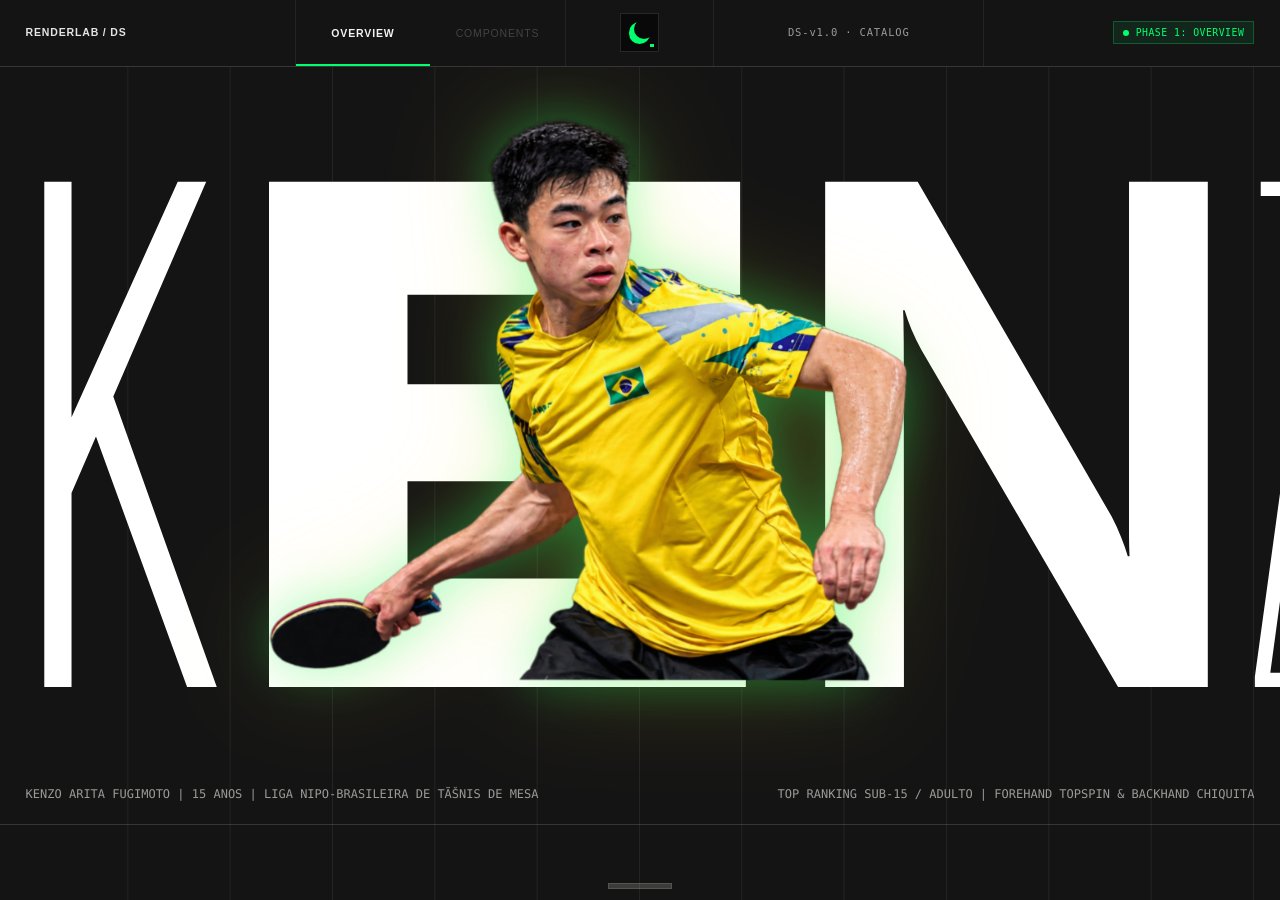
<file: index.html>
<!DOCTYPE html>
<html lang="en">
<head>
  <meta charset="UTF-8">
  <meta http-equiv="refresh" content="0; url=design-system.html">
  <title>RenderLab Design System</title>
</head>
<body style="background: #141414; color: #e5e5e5; font-family: sans-serif; display: grid; place-items: center; height: 100vh; margin: 0;">
  <p>Redirecionando para <a href="design-system.html" style="color: #02ff6f;">design-system.html</a>...</p>
</body>
</html>
</file>
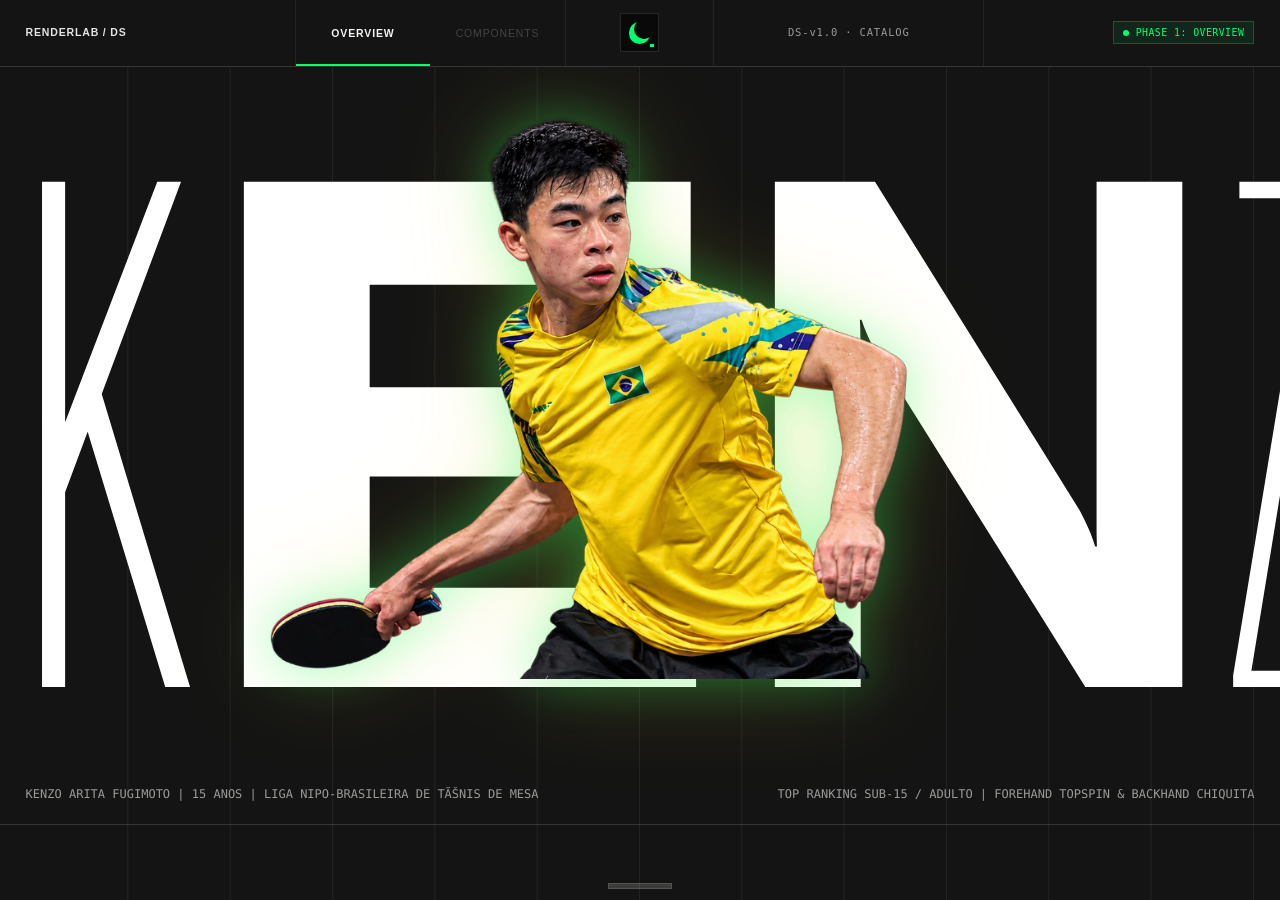
<file: design-system.html>
<!DOCTYPE html>
<html lang="en">
<head>
  <meta charset="UTF-8">
  <meta name="viewport" content="width=device-width, initial-scale=1.0">
  <title>RenderLab — Design System</title>
  <style>
    :root {
      --bg: #141414;
      --fg: #e5e5e5;
      --paper: #f2f2ef;
      --muted: #9a9a96;
      --line: rgba(229, 229, 229, 0.08);
      --strong: rgba(229, 229, 229, 0.16);
      --acid: #02ff6f;
    }
    * {
      box-sizing: border-box;
      margin: 0;
      padding: 0;
    }
    html, body {
      width: 100%;
      height: 100%;
      background: var(--bg);
      color: var(--fg);
      font-family: Inter, -apple-system, BlinkMacSystemFont, "Segoe UI", Roboto, Helvetica, Arial, sans-serif;
      font-size: 0.875rem;
      line-height: 1.45;
      overflow: hidden;
      -webkit-font-smoothing: antialiased;
    }

    /* Fixed Catalog Header */
    header.catalog-header {
      position: relative;
      z-index: 50;
      border-bottom: 1px solid var(--strong);
      background: var(--bg);
      height: 4.75rem;
    }
    nav.catalog-nav {
      display: grid;
      grid-template-columns: 1fr 1fr minmax(4rem, 0.55fr) 1fr 1fr;
      align-items: stretch;
      height: 100%;
      margin: 0 clamp(1rem, 2vw, 2rem);
    }
    .nav-brand {
      display: flex;
      align-items: center;
      color: inherit;
      text-decoration: none;
      border-right: 1px solid var(--line);
      font-size: 0.75rem;
      letter-spacing: 0.08em;
      font-weight: 600;
    }
    .nav-tabs {
      display: flex;
      align-items: stretch;
      border-right: 1px solid var(--line);
    }
    .tab-btn {
      flex: 1;
      display: flex;
      align-items: center;
      justify-content: center;
      color: var(--muted);
      text-decoration: none;
      font-size: 0.75rem;
      letter-spacing: 0.08em;
      transition: color 0.15s, background-color 0.15s;
      cursor: pointer;
      border: 0;
      background: transparent;
      outline: none;
    }
    .tab-btn:hover {
      color: var(--fg);
    }
    .tab-btn.active {
      color: var(--paper);
      font-weight: 600;
      box-shadow: inset 0 -2px 0 var(--acid);
    }
    .tab-btn[disabled], .tab-btn.disabled {
      opacity: 0.35;
      cursor: not-allowed;
      pointer-events: none;
    }
    .nav-center {
      display: grid;
      place-items: center;
      border-right: 1px solid var(--line);
      padding: 0.65rem;
    }
    .glyph-mark {
      position: relative;
      display: block;
      width: 2.8rem;
      aspect-ratio: 1;
      background: #090909;
      overflow: hidden;
      border: 1px solid rgba(255, 255, 255, 0.12);
    }
    .glyph-dot {
      position: absolute;
      width: 1.55rem;
      height: 1.55rem;
      left: 0.55rem;
      top: 0.55rem;
      border-radius: 50%;
      background: var(--acid);
    }
    .glyph-cut {
      position: absolute;
      width: 1.45rem;
      height: 1.45rem;
      left: 0.94rem;
      top: 0.32rem;
      border-radius: 50%;
      background: #090909;
    }
    .glyph-accent {
      position: absolute;
      width: 0.28rem;
      height: 0.28rem;
      right: 0.28rem;
      bottom: 0.28rem;
      background: var(--acid);
    }
    .nav-meta {
      display: flex;
      align-items: center;
      justify-content: center;
      color: var(--muted);
      border-right: 1px solid var(--line);
      font-size: 0.75rem;
      letter-spacing: 0.08em;
      font-family: ui-monospace, SFMono-Regular, Consolas, monospace;
    }
    .nav-status {
      display: flex;
      align-items: center;
      justify-content: flex-end;
      color: var(--muted);
      font-size: 0.75rem;
      letter-spacing: 0.08em;
    }
    .status-badge {
      display: inline-flex;
      align-items: center;
      gap: 0.5rem;
      padding: 0.25rem 0.65rem;
      background: rgba(2, 255, 111, 0.08);
      border: 1px solid rgba(2, 255, 111, 0.25);
      color: var(--acid);
      font-size: 0.7rem;
      letter-spacing: 0.05em;
      text-transform: uppercase;
      font-family: ui-monospace, SFMono-Regular, Consolas, monospace;
    }
    .status-badge::before {
      content: "";
      width: 6px;
      height: 6px;
      border-radius: 50%;
      background: var(--acid);
    }

    /* Main Display Frame */
    main#catalog-viewport {
      width: 100%;
      height: calc(100vh - 4.75rem);
      position: relative;
    }
    iframe#overviewFrame {
      width: 100%;
      height: 100%;
      border: none;
      display: block;
      background: var(--bg);
    }
  </style>
</head>
<body>

  <!-- Catalog Unified Navbar -->
  <header class="catalog-header">
    <nav class="catalog-nav" aria-label="Design System Navigation">
      <a href="#overview" class="nav-brand">
        RENDERLAB / DS
      </a>

      <!-- Overview | Components Navigation -->
      <div class="nav-tabs" role="tablist">
        <button class="tab-btn active" id="tabOverview" role="tab" aria-selected="true" onclick="selectView('overview')">
          OVERVIEW
        </button>
        <button class="tab-btn disabled" id="tabComponents" role="tab" aria-selected="false" disabled title="Aguardando aprovação do Overview">
          COMPONENTS
        </button>
      </div>

      <!-- Brand Glyph -->
      <div class="nav-center">
        <span class="glyph-mark">
          <span class="glyph-dot"></span>
          <span class="glyph-cut"></span>
          <span class="glyph-accent"></span>
        </span>
      </div>

      <!-- Version / Environment -->
      <div class="nav-meta">
        DS-v1.0 · CATALOG
      </div>

      <!-- Status Gate Indicator -->
      <div class="nav-status">
        <span class="status-badge" id="approvalStatus">
          Phase 1: Overview
        </span>
      </div>
    </nav>
  </header>

  <!-- Viewport Area -->
  <main id="catalog-viewport">
    <iframe id="overviewFrame" src="assets/overview/index.html" title="RenderLab Design System Overview"></iframe>
  </main>

  <script>
    function selectView(view) {
      if (view === 'overview') {
        location.hash = '#overview';
        document.getElementById('tabOverview').classList.add('active');
        document.getElementById('tabComponents').classList.remove('active');
      }
    }

    // Sync state with location hash
    window.addEventListener('hashchange', () => {
      if (location.hash === '#components' && document.getElementById('tabComponents').hasAttribute('disabled')) {
        location.hash = '#overview';
      }
    });
  </script>
</body>
</html>
</file>
